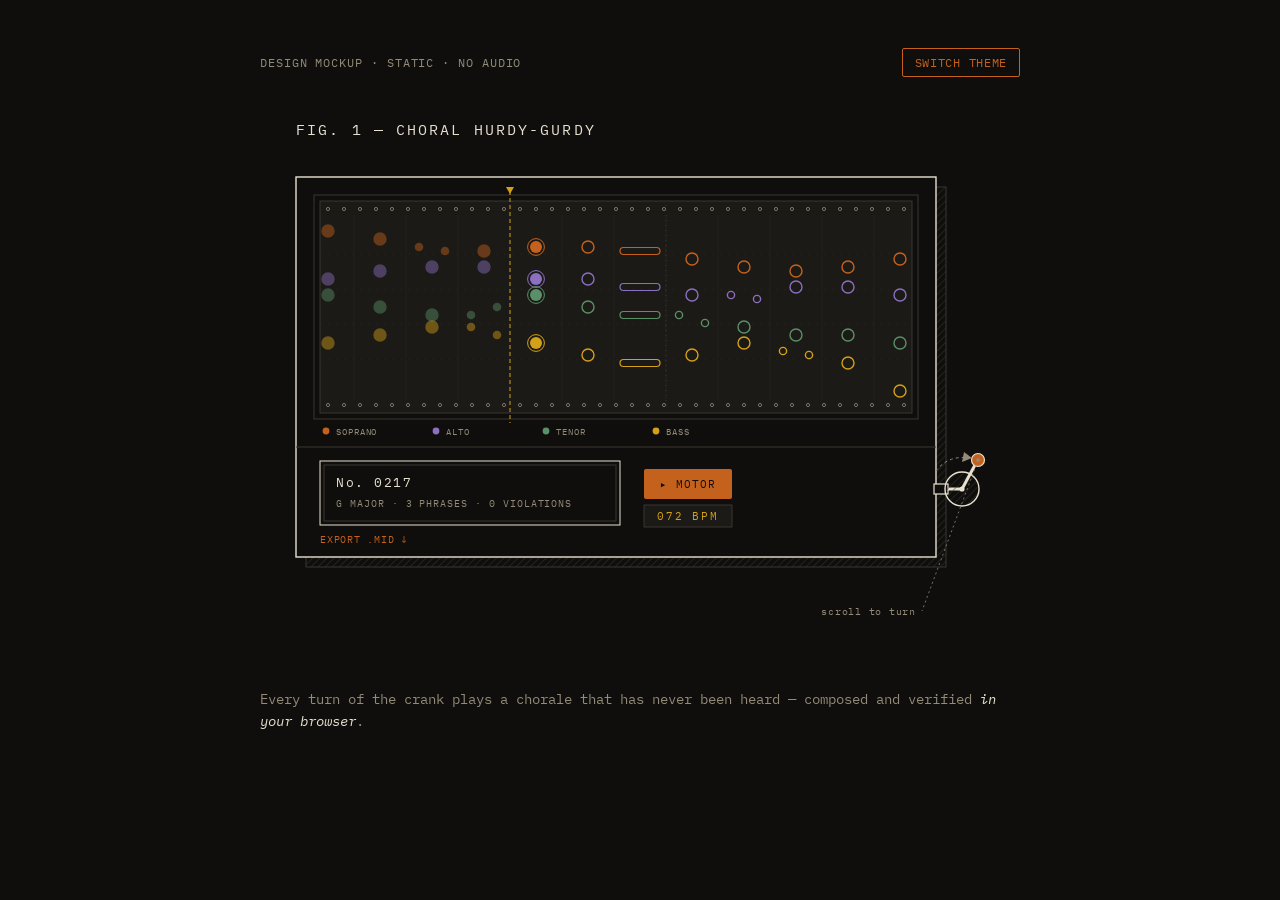
<file: instrument/mockup/index.html>
<!DOCTYPE html>
<html lang="en" data-theme="electric">
<head>
<meta charset="utf-8">
<meta name="viewport" content="width=device-width, initial-scale=1">
<title>FIG. 1 — Choral Hurdy-Gurdy (design mockup)</title>
<link rel="preconnect" href="https://fonts.googleapis.com">
<link href="https://fonts.googleapis.com/css2?family=Playfair+Display:ital,wght@0,600;0,700;1,600&family=IBM+Plex+Mono:wght@400;500&display=swap" rel="stylesheet">
<style>
:root {
  --color-bg:             #0f0e0c;
  --color-surface:        #1c1a16;
  --color-border:         #3a3630;
  --color-text-primary:   #e8e0d0;
  --color-text-secondary: #938a78;
  --color-accent-1:       #c4621d;
  --color-accent-2:       #8b6fc0;
  --color-accent-3:       #5a9068;
  --color-signal:         #d4a017;
  --color-accent-5:       #7a9bab;
  --color-accent-6:       #b86278;
  --color-danger:         #8b2e2e;
  --font-display: 'Playfair Display', serif;
  --font-body: 'IBM Plex Mono', monospace;
}
[data-theme="candlelight"] {
  --color-bg:             #f5edd8;
  --color-surface:        #ede1c6;
  --color-border:         #c8b89a;
  --color-text-primary:   #1a120a;
  --color-text-secondary: #6b5640;
  --color-accent-1:       #9e3d0a;
  --color-accent-2:       #6b4fa0;
  --color-accent-3:       #3a7048;
  --color-signal:         #a47c07;
  --color-accent-5:       #5a7b8b;
  --color-accent-6:       #985268;
  --color-danger:         #8b2e2e;
}
* { margin: 0; padding: 0; box-sizing: border-box; }
body {
  background: var(--color-bg);
  color: var(--color-text-primary);
  font-family: var(--font-body);
  display: flex; flex-direction: column; align-items: center;
  padding: 48px 12px;
}
.wrap { width: 100%; max-width: 760px; }
.mockbar {
  display: flex; justify-content: space-between; align-items: baseline;
  margin-bottom: 24px; font-size: 0.72rem; color: var(--color-text-secondary);
  letter-spacing: 0.08em; text-transform: uppercase;
}
.mockbar button {
  background: transparent; border: 1px solid var(--color-accent-1);
  color: var(--color-accent-1); font-family: var(--font-body);
  font-size: 0.72rem; letter-spacing: 0.06em; text-transform: uppercase;
  padding: 6px 12px; border-radius: 2px; cursor: pointer;
}
.caption {
  margin-top: 24px; font-size: 0.85rem; line-height: 1.6;
  color: var(--color-text-secondary);
}
.caption em { color: var(--color-text-primary); font-style: italic; }
svg text { font-family: var(--font-body); }
</style>
</head>
<body>
<div class="wrap">
  <div class="mockbar">
    <span>design mockup · static · no audio</span>
    <button onclick="toggle()">switch theme</button>
  </div>
  <svg id="fig" viewBox="0 0 760 560" width="100%" aria-label="Patent-style drawing of the choral hurdy-gurdy"></svg>
  <p class="caption">Every turn of the crank plays a chorale that has never
  been heard — composed and verified <em>in your browser</em>.</p>
</div>
<script>
const PIECE = {"notes": [[0,0,2,71],[0,2,2,76],[0,4,2,74],[0,6,1,72],[0,7,1,71],[0,8,2,71],[0,10,2,72],[0,12,2,72],[0,14,2,71],[0,16,2,69],[0,18,2,67],[0,20,2,66],[0,22,2,67],[0,24,2,69],[0,26,2,67],[1,0,2,65],[1,2,2,64],[1,4,2,66],[1,6,2,67],[1,8,2,67],[1,10,2,64],[1,12,2,64],[1,14,2,62],[1,16,2,60],[1,18,1,60],[1,19,1,59],[1,20,2,62],[1,22,2,62],[1,24,2,60],[1,26,2,59],[2,0,2,59],[2,2,2,60],[2,4,2,57],[2,6,2,55],[2,8,1,55],[2,9,1,57],[2,10,2,60],[2,12,2,57],[2,14,2,55],[2,16,1,55],[2,17,1,53],[2,18,2,52],[2,20,2,50],[2,22,2,50],[2,24,2,48],[2,26,2,50],[3,0,2,43],[3,2,2,48],[3,4,2,50],[3,6,2,52],[3,8,1,52],[3,9,1,50],[3,10,2,48],[3,12,2,45],[3,14,2,43],[3,16,2,45],[3,18,2,48],[3,20,1,46],[3,21,1,45],[3,22,2,43],[3,24,2,36],[3,26,2,43]], "ferm": [8, 18, 26], "total": 28};

const css = n => getComputedStyle(document.documentElement).getPropertyValue(n).trim();
const NS = 'http://www.w3.org/2000/svg';
function el(tag, attrs, parent) {
  const e = document.createElementNS(NS, tag);
  for (const k in attrs) e.setAttribute(k, attrs[k]);
  parent.appendChild(e);
  return e;
}

function draw() {
  const svg = document.getElementById('fig');
  svg.innerHTML = '';
  const border = css('--color-border'), surface = css('--color-surface'),
        bg = css('--color-bg'), txt = css('--color-text-primary'),
        sub = css('--color-text-secondary'), sienna = css('--color-accent-1'),
        signal = css('--color-signal');
  const voiceColor = [css('--color-accent-1'), css('--color-accent-2'),
                      css('--color-accent-3'), css('--color-signal')];

  // cross-hatch pattern (the system's replacement for shadows)
  const defs = el('defs', {}, svg);
  const pat = el('pattern', {id:'hatch', width:5, height:5,
                 patternUnits:'userSpaceOnUse', patternTransform:'rotate(45)'}, defs);
  el('line', {x1:0, y1:0, x2:0, y2:5, stroke:border, 'stroke-width':1}, pat);
  const patD = el('pattern', {id:'hatchD', width:3.4, height:3.4,
                 patternUnits:'userSpaceOnUse', patternTransform:'rotate(45)'}, defs);
  el('line', {x1:0, y1:0, x2:0, y2:3.4, stroke:sub, 'stroke-width':1}, patD);

  // ---- title block ----
  const t1 = el('text', {x:36, y:34, fill:txt, 'font-size':15,
                'letter-spacing':'0.14em'}, svg);
  t1.textContent = 'FIG. 1 — CHORAL HURDY-GURDY';

  // ---- cabinet ----
  const BX = 36, BY = 76, BW = 640, BH = 380;
  // side depth: offset hatched slab (patent-drawing depth, not shadow)
  el('rect', {x:BX+10, y:BY+10, width:BW, height:BH, fill:'url(#hatch)',
              stroke:border, 'stroke-width':1}, svg);
  el('rect', {x:BX, y:BY, width:BW, height:BH, fill:bg,
              stroke:txt, 'stroke-width':1.4}, svg);

  // ---- tape window ----
  const TX = BX+24, TY = BY+24, TW = BW-48, TH = 212;
  el('rect', {x:TX-6, y:TY-6, width:TW+12, height:TH+12, fill:'none',
              stroke:border, 'stroke-width':1}, svg);
  el('rect', {x:TX, y:TY, width:TW, height:TH, fill:surface,
              stroke:border, 'stroke-width':1}, svg);
  // sprocket holes along tape edges
  for (let x = TX+8; x < TX+TW-4; x += 16) {
    el('circle', {cx:x, cy:TY+8, r:1.6, fill:'none', stroke:sub,
                  'stroke-width':0.8}, svg);
    el('circle', {cx:x, cy:TY+TH-8, r:1.6, fill:'none', stroke:sub,
                  'stroke-width':0.8}, svg);
  }
  // pitch guide rules (faint staff-like grid)
  for (let i = 1; i <= 4; i++) {
    el('line', {x1:TX, y1:TY+18+i*(TH-36)/5, x2:TX+TW, y2:TY+18+i*(TH-36)/5,
                stroke:border, 'stroke-width':0.5, 'stroke-dasharray':'2 6',
                opacity:0.6}, svg);
  }

  // ---- geometry of time ----
  const EW = 26;                     // px per eighth
  const PH = TX + 190;               // playhead x
  const soundingEighth = 10;         // mid-phrase: a normal chord is sounding
  const originX = PH - soundingEighth * EW;

  // beat ruling — chords become visible columns
  for (let e = 0; e <= PIECE.total; e += 2) {
    const x = originX + e * EW;
    if (x > TX+4 && x < TX+TW-4)
      el('line', {x1:x, y1:TY+14, x2:x, y2:TY+TH-14, stroke:border,
                  'stroke-width':0.5, opacity:0.55}, svg);
  }

  // playhead
  el('line', {x1:PH, y1:TY-10, x2:PH, y2:TY+TH+10, stroke:signal,
              'stroke-width':1, 'stroke-dasharray':'4 3'}, svg);
  el('path', {d:`M ${PH-4} ${TY-14} L ${PH+4} ${TY-14} L ${PH} ${TY-7} Z`,
              fill:signal}, svg);

  // ---- holes from the real piece ----
  const midiLo = 34, midiHi = 80;
  const pitchY = m => TY + 14 + (TH - 28) * (1 - (m - midiLo) / (midiHi - midiLo));
  const fermStarts = PIECE.ferm.map(f => (f - 1) * 2);
  const soundingAt = soundingEighth;

  // phrase perforation lines
  for (const f of PIECE.ferm) {
    const x = originX + (f * 2) * EW;
    if (x > TX && x < TX+TW)
      el('line', {x1:x, y1:TY+4, x2:x, y2:TY+TH-4, stroke:border,
                  'stroke-width':1, 'stroke-dasharray':'1 4'}, svg);
  }
  for (const [v, s, ln, m] of PIECE.notes) {
    const x = originX + s * EW + (ln * EW) / 2;
    if (x < TX + 8 || x > TX + TW - 8) continue;
    const y = pitchY(m);
    const c = voiceColor[v];
    const isFerm = fermStarts.includes(s);
    const sounding = s <= soundingAt && soundingAt < s + ln;
    const passed = s + ln <= soundingAt;
    const r = ln >= 2 ? 6 : 3.6;     // ornaments are smaller punches
    if (isFerm) {                    // fermata: an elongated punched slot
      el('rect', {x: originX + s*EW + 6, y: y-3.5, width: EW*2 - 12, height: 7,
                  rx: 3.5, fill: (sounding || passed) ? c : 'none', stroke: c,
                  'stroke-width': 1.2, opacity: passed ? 0.45 : 1}, svg);
    } else if (sounding) {
      el('circle', {cx:x, cy:y, r:r+2.4, fill:'none', stroke:c,
                    'stroke-width':1}, svg);
      el('circle', {cx:x, cy:y, r:r, fill:c}, svg);
    } else {
      el('circle', {cx:x, cy:y, r:r, fill: passed ? c : 'none', stroke:c,
                    'stroke-width':1.4, opacity: passed ? 0.45 : 1}, svg);
    }
  }

  // voice key, engraved under tape window
  const voices = ['SOPRANO', 'ALTO', 'TENOR', 'BASS'];
  voices.forEach((name, i) => {
    const x = TX + 6 + i * 110;
    el('circle', {cx:x, cy:TY+TH+18, r:3.4, fill:voiceColor[i]}, svg);
    const t = el('text', {x:x+10, y:TY+TH+21.5, fill:sub, 'font-size':9,
                  'letter-spacing':'0.1em'}, svg);
    t.textContent = name;
  });

  // ---- lower panel: plate, motor, bpm ----
  const LY = BY + BH - 96;
  el('line', {x1:BX, y1:LY-14, x2:BX+BW, y2:LY-14, stroke:border,
              'stroke-width':1}, svg);

  // engraved plate (double border)
  el('rect', {x:BX+24, y:LY, width:300, height:64, fill:'none', stroke:txt,
              'stroke-width':1}, svg);
  el('rect', {x:BX+28, y:LY+4, width:292, height:56, fill:'none',
              stroke:border, 'stroke-width':1}, svg);
  const p1 = el('text', {x:BX+40, y:LY+26, fill:txt, 'font-size':13,
                'letter-spacing':'0.12em'}, svg);
  p1.textContent = 'No. 0217';
  const p2 = el('text', {x:BX+40, y:LY+46, fill:sub, 'font-size':9.5,
                'letter-spacing':'0.1em'}, svg);
  p2.textContent = 'G MAJOR · 3 PHRASES · 0 VIOLATIONS';
  const dl = el('text', {x:BX+24, y:LY+82, fill:sienna, 'font-size':9.5,
                'letter-spacing':'0.08em'}, svg);
  dl.textContent = 'EXPORT .MID ↓';

  // motor toggle
  el('rect', {x:BX+348, y:LY+8, width:88, height:30, rx:2, fill:sienna}, svg);
  const mt = el('text', {x:BX+392, y:LY+27, fill:bg, 'font-size':11,
                'letter-spacing':'0.1em', 'text-anchor':'middle'}, svg);
  mt.textContent = '▸ MOTOR';
  // bpm odometer
  el('rect', {x:BX+348, y:LY+44, width:88, height:22, fill:surface,
              stroke:border, 'stroke-width':1}, svg);
  const bp = el('text', {x:BX+392, y:LY+59, fill:signal, 'font-size':11,
                'letter-spacing':'0.18em', 'text-anchor':'middle'}, svg);
  bp.textContent = '072 BPM';

  // ---- the crank (through the cabinet wall) ----
  const wall = BX + BW;
  const CXc = wall + 26, CYc = LY + 28;
  el('rect', {x:wall-2, y:CYc-5, width:14, height:10, fill:bg, stroke:txt,
              'stroke-width':1.2}, svg);                     // axle housing
  el('line', {x1:wall+12, y1:CYc, x2:CXc, y2:CYc, stroke:txt,
              'stroke-width':3}, svg);                       // axle stub
  el('circle', {cx:CXc, cy:CYc, r:17, fill:'url(#hatch)', stroke:txt,
                'stroke-width':1.4}, svg);                   // crank disc
  el('circle', {cx:CXc, cy:CYc, r:2.6, fill:txt}, svg);      // axle center
  el('line', {x1:CXc, y1:CYc, x2:CXc+13, y2:CYc-24, stroke:txt,
              'stroke-width':3}, svg);                       // arm to grip
  el('circle', {cx:CXc+16, cy:CYc-29, r:6.5, fill:sienna, stroke:txt,
                'stroke-width':1.2}, svg);                   // grip
  // rotation arrow
  el('path', {d:`M ${CXc-26} ${CYc-18} A 32 32 0 0 1 ${CXc+6} ${CYc-31}`,
              fill:'none', stroke:sub, 'stroke-width':1,
              'stroke-dasharray':'3 3'}, svg);
  el('path', {d:`M ${CXc+2} ${CYc-37} L ${CXc+10} ${CYc-31} L ${CXc} ${CYc-27} Z`,
              fill:sub}, svg);

  // ---- annotations with leader lines ----
  function note(x1, y1, x2, y2, lines, anchor='start') {
    el('line', {x1, y1, x2, y2, stroke:sub, 'stroke-width':0.8,
                'stroke-dasharray':'2 3'}, svg);
    el('circle', {cx:x1, cy:y1, r:1.8, fill:sub}, svg);
    lines.forEach((s, i) => {
      const t = el('text', {x:x2 + (anchor==='start'?6:-6), y:y2 + 3.5 + i*13,
                    fill:sub, 'font-size':9.5, 'letter-spacing':'0.08em',
                    'text-anchor':anchor}, svg);
      t.textContent = s;
    });
  }
  const compact = document.documentElement.clientWidth < 560;
  note(CXc+16, CYc-29, CXc-40, BY+BH+54,
       [compact ? 'drag to turn' : 'scroll to turn'], 'end');
}

function toggle() {
  const h = document.documentElement;
  h.dataset.theme = h.dataset.theme === 'electric' ? 'candlelight' : 'electric';
  draw();
}
draw();
addEventListener('resize', draw);
</script>
</body>
</html>
</file>
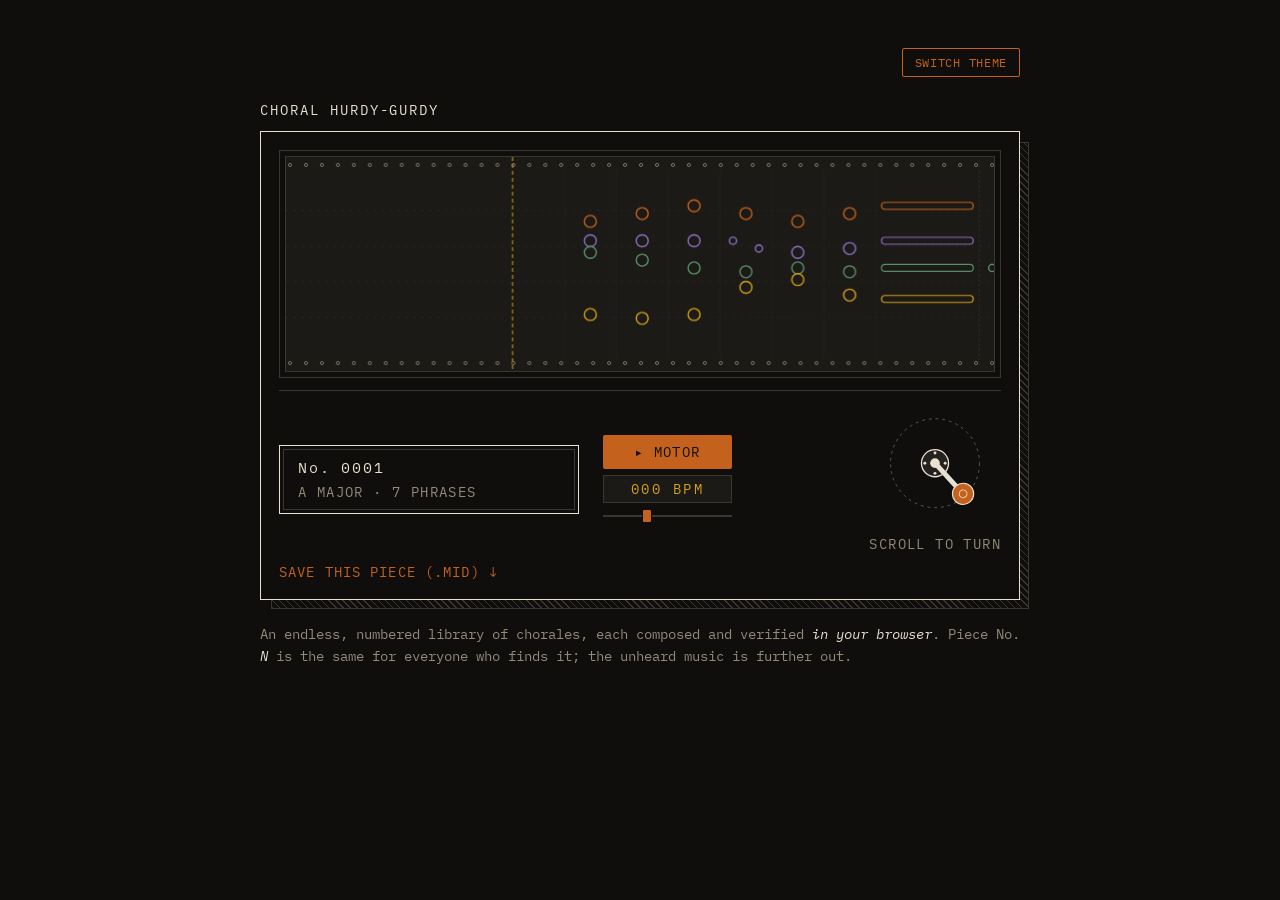
<file: instrument/web/index.html>
<!DOCTYPE html>
<html lang="en" data-theme="electric">
<head>
<meta charset="utf-8">
<meta name="viewport" content="width=device-width, initial-scale=1">
<title>Choral Hurdy-Gurdy</title>
<link rel="preconnect" href="https://fonts.googleapis.com">
<link href="https://fonts.googleapis.com/css2?family=Playfair+Display:ital,wght@0,600;0,700;1,600&family=IBM+Plex+Mono:wght@400;500&display=swap" rel="stylesheet">
<style>
:root {
  --color-bg:             #0f0e0c;
  --color-surface:        #1c1a16;
  --color-border:         #3a3630;
  --color-text-primary:   #e8e0d0;
  --color-text-secondary: #938a78;
  --color-accent-1:       #c4621d;
  --color-accent-2:       #8b6fc0;
  --color-accent-3:       #5a9068;
  --color-signal:         #d4a017;
  --color-accent-5:       #7a9bab;
  --color-accent-6:       #b86278;
  --color-danger:         #8b2e2e;
  --font-display: 'Playfair Display', serif;
  --font-body: 'IBM Plex Mono', monospace;
  /* tokens hurdy-gurdy.css reads, named as on apophenia.blog so the site's
     copy of the CSS and this one stay identical */
  --color-signal-ink:  var(--color-signal);
  --type-label-family: var(--font-body);
  --type-label-size:   0.875rem;
  --type-label-case:   uppercase;
  --type-meta-family:  var(--font-body);
  --type-meta-size:    0.9375rem;
}
[data-theme="candlelight"] {
  --color-bg:             #f5edd8;
  --color-surface:        #ede1c6;
  --color-border:         #c8b89a;
  --color-text-primary:   #1a120a;
  --color-text-secondary: #6b5640;
  --color-accent-1:       #9e3d0a;
  --color-accent-2:       #6b4fa0;
  --color-accent-3:       #3a7048;
  --color-signal:         #a47c07;
  --color-accent-5:       #5a7b8b;
  --color-accent-6:       #985268;
  --color-danger:         #8b2e2e;
}
* { margin: 0; padding: 0; box-sizing: border-box; }
body {
  background: var(--color-bg);
  color: var(--color-text-primary);
  font-family: var(--font-body);
  display: flex; flex-direction: column; align-items: center;
  padding: 48px 12px;
}
.wrap { width: 100%; max-width: 760px; }
.topbar {
  display: flex; justify-content: flex-end; margin-bottom: 24px;
}
.topbar button {
  background: transparent; border: 1px solid var(--color-accent-1);
  color: var(--color-accent-1); font-family: var(--font-body);
  font-size: 0.72rem; letter-spacing: 0.06em; text-transform: uppercase;
  padding: 6px 12px; border-radius: 2px; cursor: pointer;
}
.caption {
  margin-top: 24px; font-size: 0.85rem; line-height: 1.6;
  color: var(--color-text-secondary);
}
.caption em { color: var(--color-text-primary); font-style: italic; }

</style>
<link rel="stylesheet" href="hurdy-gurdy.css?v=7">

</head>
<body>
<div class="wrap">
  <div class="topbar"><button onclick="
    const h = document.documentElement;
    h.dataset.theme = h.dataset.theme === 'electric' ? 'candlelight' : 'electric';
  ">switch theme</button></div>
  <div id="machine"></div>
  <p class="caption">An endless, numbered library of chorales, each composed
  and verified <em>in your browser</em>. Piece No. <em>N</em> is the same for
  everyone who finds it; the unheard music is further out.</p>
</div>
<script type="module">
import { mountHurdyGurdy } from './machine.js?v=11';
mountHurdyGurdy(document.getElementById('machine'));
</script>
</body>
</html>
</file>
<file: instrument/web/hurdy-gurdy.css>
/* ---------------- the machine ---------------- */

.hg-title {
  font-family: var(--type-label-family); font-size: var(--type-label-size);
  letter-spacing: 0.14em; margin-bottom: 12px;
  color: var(--color-text-primary);
}
.hg-cabinet {
  border: 1.4px solid var(--color-text-primary);
  background:
    var(--color-bg)
    padding-box;
  position: relative;
  padding: 18px;
}
/* patent-drawing depth: an offset cross-hatched slab */
.hg-cabinet::after {
  content: '';
  position: absolute;
  left: 10px; top: 10px; right: -10px; bottom: -10px;
  border: 1px solid var(--color-border);
  background-image: repeating-linear-gradient(45deg,
    var(--color-border) 0, var(--color-border) 1px, transparent 1px, transparent 5px);
  z-index: -1;
}
.hg-tapeframe {
  border: 1px solid var(--color-border);
  outline: 1px solid var(--color-border);
  outline-offset: 5px;
  height: 216px;
  margin: 6px;
  position: relative;
  overflow: hidden;
}
.hg-tape { display: block; width: 100%; height: 100%; }
.hg-panel {
  display: flex; align-items: center; gap: 24px;
  border-top: 1px solid var(--color-border);
  margin-top: 18px; padding-top: 14px;
}
.hg-plate {
  border: 1px solid var(--color-text-primary);
  outline: 1px solid var(--color-border);
  outline-offset: -5px;
  padding: 12px 18px;
  min-width: 300px;
}
.hg-plate-no { font-family: var(--type-meta-family); font-size: var(--type-meta-size); letter-spacing: 0.12em; }
.hg-plate-info {
  font-family: var(--type-label-family); font-size: var(--type-label-size); letter-spacing: 0.1em;
  color: var(--color-text-secondary); margin-top: 6px;
}
.hg-controls { display: flex; flex-direction: column; gap: 6px; justify-content: center; }
.hg-motor {
  white-space: nowrap;
  background: var(--color-accent-1); color: var(--color-bg);
  border: none; border-radius: 2px; cursor: pointer;
  font-family: var(--type-label-family); font-size: var(--type-label-size);
  letter-spacing: 0.1em; padding: 8px 18px;
}
.hg-motor-on { background: var(--color-signal); }
.hg-bpm {
  border: 1px solid var(--color-border); background: var(--color-surface);
  color: var(--color-signal-ink); letter-spacing: 0.18em;
  font-family: var(--type-label-family); font-size: var(--type-label-size);
  text-align: center; padding: 4px 0;
}
.hg-bpm-set {
  appearance: none; -webkit-appearance: none;
  width: 100%; height: 14px; background: transparent; cursor: pointer;
}
.hg-bpm-set::-webkit-slider-runnable-track {
  height: 2px; background: var(--color-border);
}
.hg-bpm-set::-webkit-slider-thumb {
  -webkit-appearance: none; appearance: none;
  width: 10px; height: 14px; margin-top: -6px;
  background: var(--color-accent-1); border-radius: 2px;
  border: 1px solid var(--color-bg);
}
.hg-bpm-set::-moz-range-track { height: 2px; background: var(--color-border); }
.hg-bpm-set::-moz-range-thumb {
  width: 10px; height: 14px; background: var(--color-accent-1);
  border-radius: 2px; border: 1px solid var(--color-bg);
}
.hg-export {
  display: inline-block; margin-top: 10px;
  color: var(--color-accent-1); letter-spacing: 0.08em;
  font-family: var(--type-label-family); font-size: var(--type-label-size);
  text-decoration: none;
}
.hg-export:hover { text-decoration: underline; }
.hg-crankunit {
  margin-left: auto;
  touch-action: none;
  display: flex; flex-direction: column; align-items: center; gap: 2px;
  cursor: grab;
}
.hg-crankunit.hg-cranking { cursor: grabbing; }
.hg-crank { width: 116px; height: 128px; display: block; }
.hg-swing { stroke: var(--color-text-secondary); stroke-width: 1;
  stroke-dasharray: 3 4; opacity: 0.6; }
.hg-ink { stroke: var(--color-text-primary); }
.hg-ink-fill { fill: var(--color-text-primary); }
.hg-grip { fill: var(--color-accent-1); stroke: var(--color-text-primary); stroke-width: 1.2; }
.hg-hatch { fill: var(--color-border); opacity: 0.5; }
.hg-hint {
  font-family: var(--type-label-family); font-size: var(--type-label-size);
  letter-spacing: 0.1em; text-transform: var(--type-label-case);
  color: var(--color-text-secondary);
}
@media (max-width: 560px) {
  /* two rows: the plate keeps its engraved proportions on its own line;
     controls and crank share the second row, crank on the thumb side */
  .hg-panel { gap: 12px; flex-wrap: wrap; }
  .hg-plate { flex: 1 1 100%; min-width: 0; }
  .hg-controls { flex: 1; }
  .hg-crank { width: 104px; height: 114px; }
}

/* touch: real finger targets (44px floor), no tap-flash, no zoom-delay */
.hg button, .hg a, .hg input { touch-action: manipulation; -webkit-tap-highlight-color: transparent; }
@media (pointer: coarse) {
  .hg-motor { min-height: 44px; }
  .hg-bpm-set { height: 32px; }
  .hg-bpm-set::-webkit-slider-runnable-track { margin-top: 0; }
  .hg-bpm-set::-webkit-slider-thumb { width: 22px; height: 26px; margin-top: -12px; }
  .hg-bpm-set::-moz-range-thumb { width: 22px; height: 26px; }
  .hg-export { padding: 12px 0; }
}
</file>
